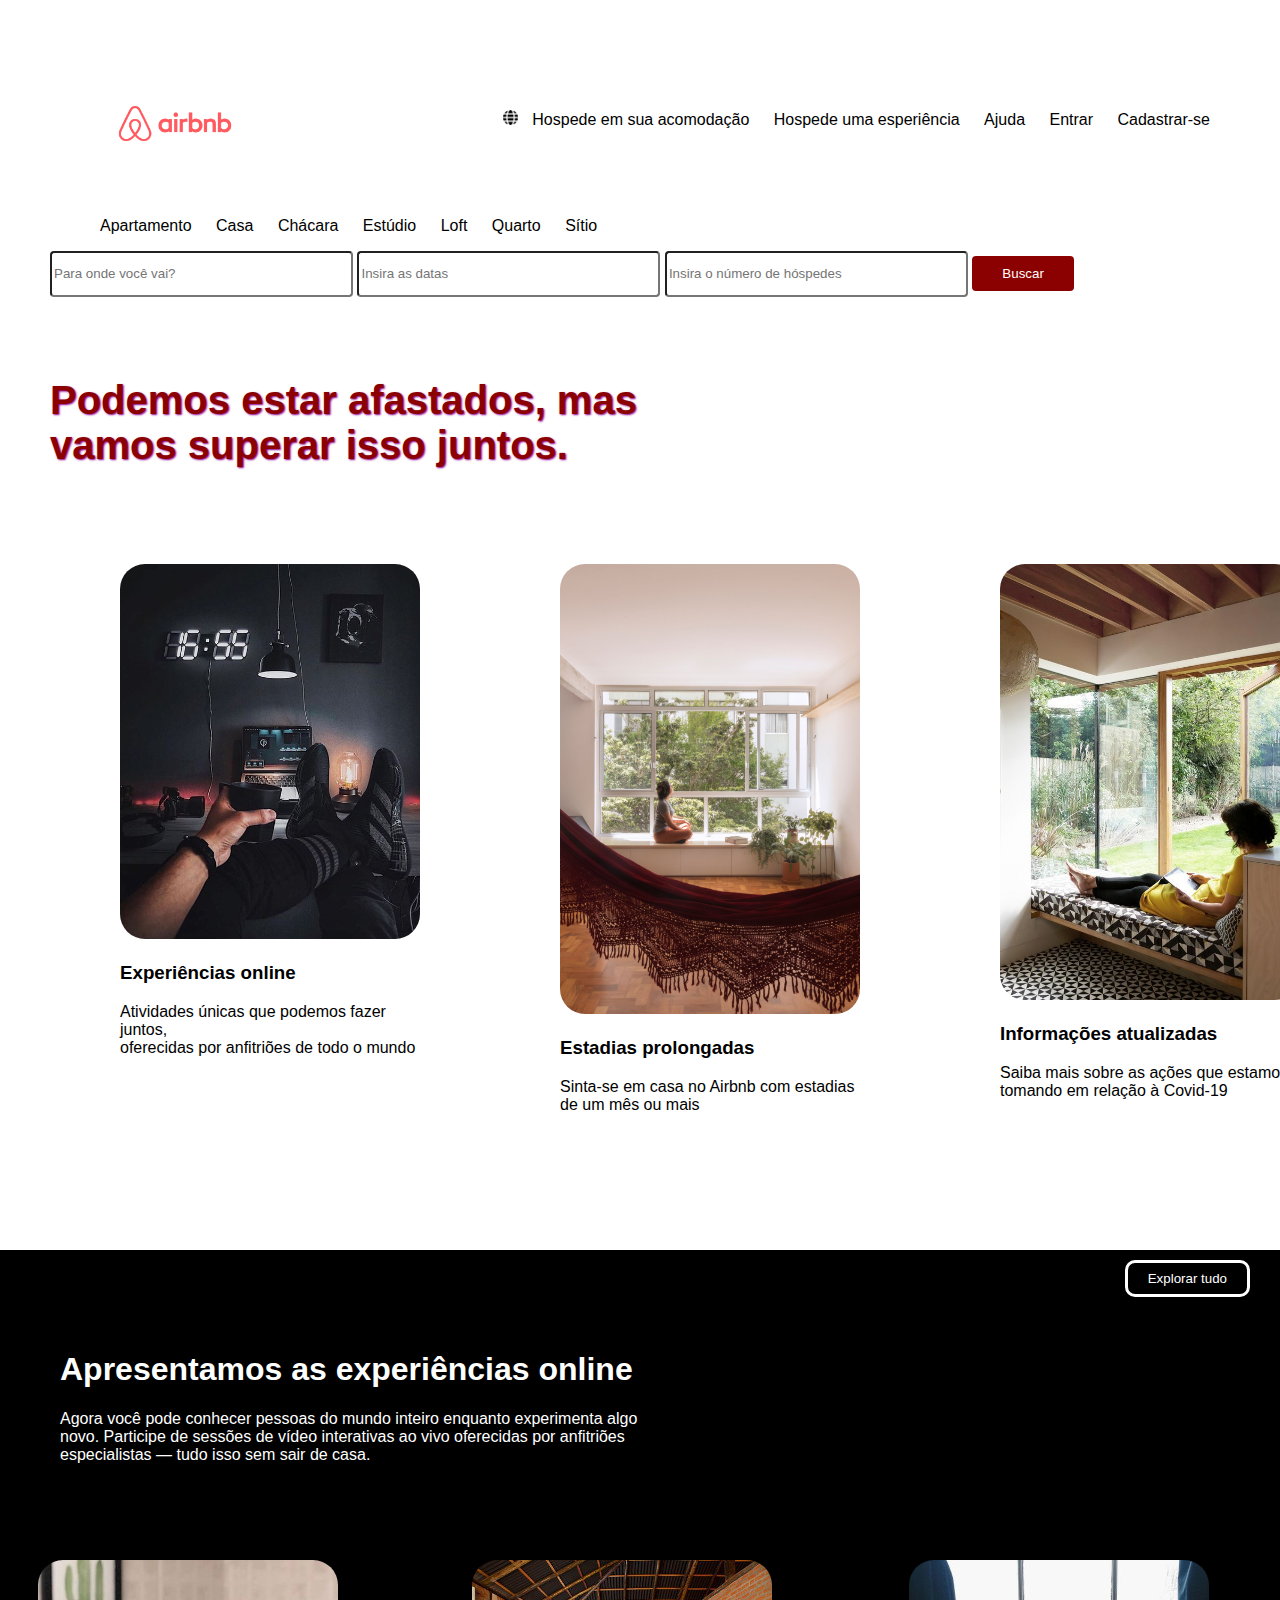
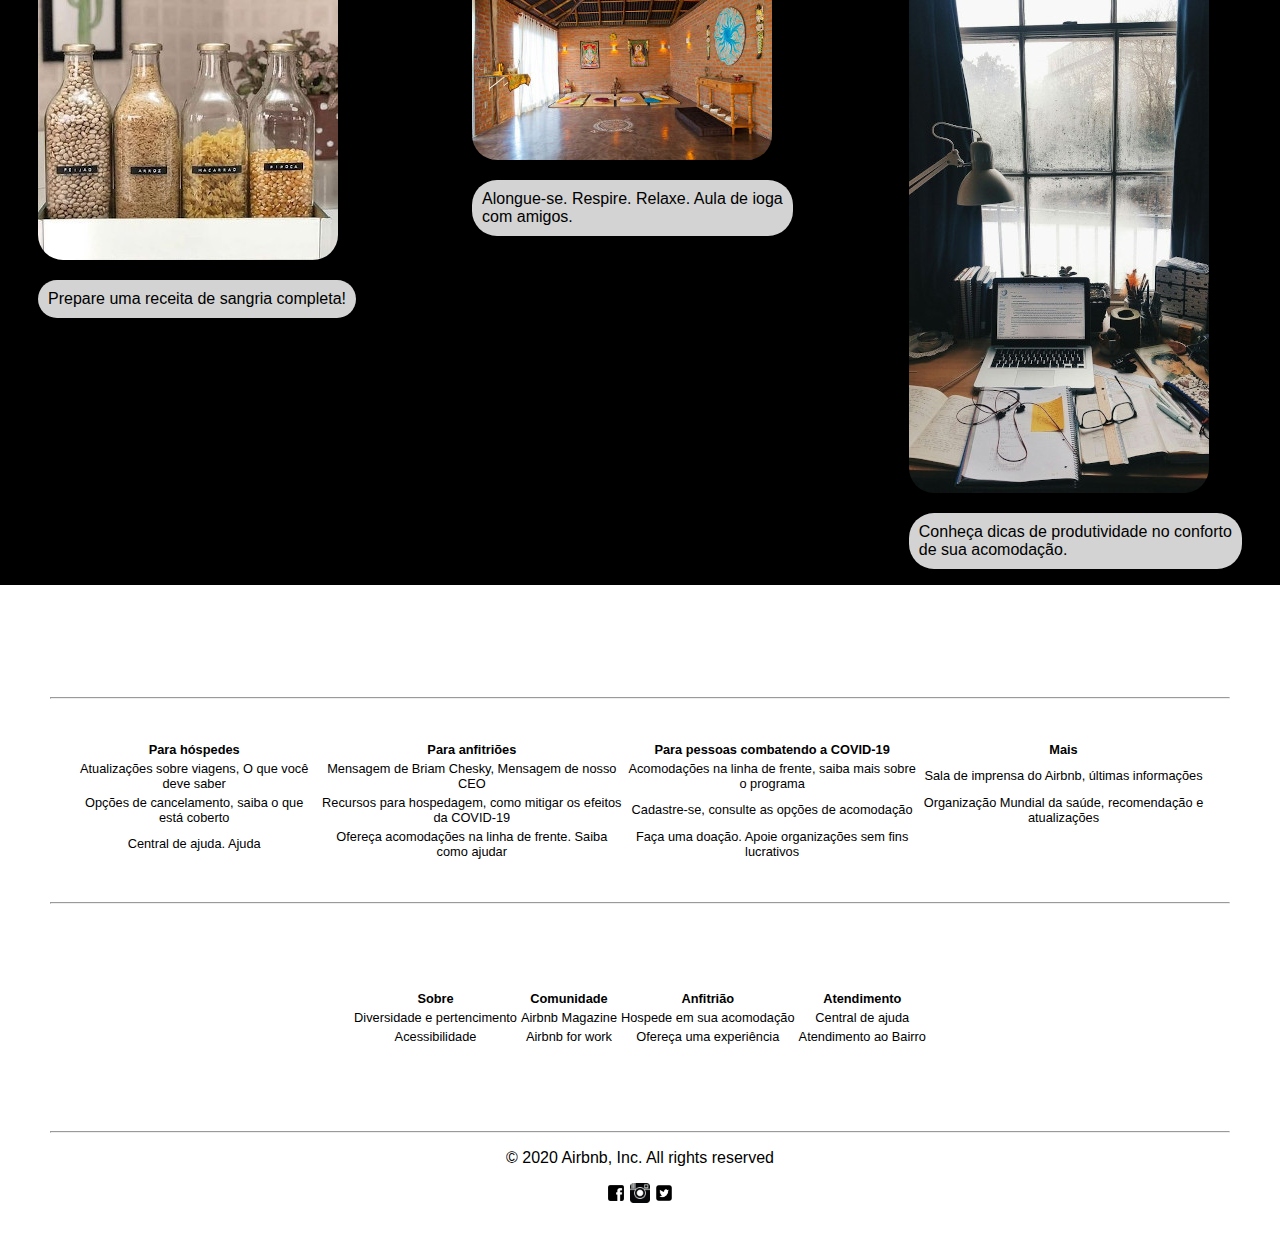
<file: index.html>
<!DOCTYPE html>
<html>

<head lang="PT-BR">

  <meta charset="UTF-8">
  <link rel="stylesheet" type="text/css" href="estilo.css">

<title>Aluguéis e acomodações - Airbnb</title>

</head>

<body>

  <div id="menu-principal">

    <div>
      <a href="index.html">
     <img src="imagens/icones-logos/logo.png" id="logo">
      </a>
    </div>

    <div id="menu-superior">

      <img src="imagens/icones-logos/globo.png" id="globo">
      <a href=""><span>Hospede em sua acomodação</span></a>
      <a href=""><span>Hospede uma esperiência</span></a>
      <a href=""><span>Ajuda</span></a>
      <a href=""><span>Entrar</span></a>
      <a href=""><span>Cadastrar-se</span></a>

    </div>

   <div id="menu-links">
    <ul>

     <a href="apartamento.html"> <li>Apartamento</li> </a>
     <a href="casa.html"> <li>Casa</li> </a>
     <a href="chacara.html"> <li>Chácara</li> </a>
     <a href="estudio.html"> <li>Estúdio</li> </a>
     <a href="loft.html"> <li>Loft</li> </a>
     <a href="quarto.html"> <li>Quarto</li> </a>
     <a href="sitio.html"> <li>Sítio</li> </a>

    </ul>
  </div>

  <div id="menu-botoes">
    <form>
      <input type="text" name="" placeholder="Para onde você vai?" class="endereco-hosp">
      <input type="text" name="" placeholder="Insira as datas" class="endereco-hosp">
      <input type="text" name="" placeholder="Insira o número de hóspedes" class="endereco-hosp">
      <input type="button" value="Buscar" id="buscar">
    </form>

  </div>


  </div>

  <br><br><br>





  <!---Termino do menu principal-->

  <div id="conteudo-principal">

    <h1 id="titulo">Podemos estar afastados, mas<br> vamos superar isso juntos.</h1>


    <div id="conteudo-1">


      <!-- IMAGENS HOME 1 -->

      <div class="imagens-home">
        <img src="imagens/home/experiencia-online.jpg" class="img-home-sup">
        <h3>Experiências online</h3>
        <a href=""><p>Atividades únicas  que podemos fazer juntos,<br/> oferecidas por anfitriões de todo o mundo</p></a>
      </div>

      <div class="imagens-home">
        <img src="imagens/home/estadia-prolongada.jpg" class="img-home-sup">
        <h3>Estadias prolongadas</h3>
        <a href=""><p>Sinta-se em casa no Airbnb com estadias de um mês ou mais</p></a>
      </div>

      <div class="imagens-home">
        <img src="imagens/home/informacoes-atualizadas.jpg" class="img-home-sup">
        <h3>Informações atualizadas</h3>
        <a href=""><p> Saiba mais sobre as ações que estamos tomando em relação à Covid-19</p></a>
      </div>

    </div>

    <div id="segunda-parte">

      <div id="apresentacao-exp">
        <h1>Apresentamos as experiências online</h1>
        <p>Agora você pode conhecer pessoas do mundo inteiro enquanto experimenta algo<br> novo. Participe de sessões de vídeo interativas ao vivo oferecidas por anfitriões<br> especialistas — tudo isso sem sair de casa.</p>

        <input type="button" value="Explorar tudo" id="explorar">
      </div>

      <div id="conteudo-2">
        

        
        <!--Imagens Home 2-->

        

          <div class="imagens-home-2">
            <img src="imagens/home/receita.jpg" class="img-home-inf">
            <a href=""><p>Prepare uma receita de sangria completa!</p></a>
          </div>

          <div class="imagens-home-2">
            <img src="imagens/home/meditar.jpg" class="img-home-inf">
            <a href=""><p>Alongue-se. Respire. Relaxe. Aula de ioga<br> com amigos.</p></a>
          </div>

          

          <div class="imagens-home-2">
            <img src="imagens/home/produtividade.jpg" class="img-home-inf">
            <a href=""><p>Conheça dicas de produtividade no conforto<br> de sua acomodação.</p></a>
          </div>
    </div>
      
      


    </div>
    
  </div>

  <!--Termino do conteudo principal-->

  <div id="rodape">
    <div id="rodape-sub1"></div>
      <div id="rodape-sub2"></div>
  </div>

  <br><br><br>

  <hr>

    <div id="rodape">

      <div id="r1">

        <table>
          <tr>
            <th>Para hóspedes</th><th>Para anfitriões</th><th>Para pessoas combatendo a COVID-19</th><th>Mais</th>

          </tr>
          <tr>
            <td><a href="">Atualizações sobre viagens, O que você deve saber</a></td><td><a href="">Mensagem de Briam Chesky, Mensagem de nosso CEO</a></td><td><a href="">Acomodações na linha de frente, saiba mais sobre o programa</a></td><td><a href="">Sala de imprensa do Airbnb, últimas informações</a></td>
          </tr>
          <tr>
            <td><a href="">Opções de cancelamento, saiba o que está coberto</a></td><td><a href="">Recursos para hospedagem, como mitigar os efeitos da COVID-19</a></td><td><a href="">Cadastre-se, consulte as opções de acomodação</a></td><td><a href="">Organização Mundial da saúde, recomendação e atualizações</a></td>
          </tr>
          <tr>
            <td><a href="">Central de ajuda. Ajuda</a></td><td><a href="">Ofereça acomodações na linha de frente. Saiba como ajudar</a></td><td><a href="">Faça uma doação. Apoie organizações sem fins lucrativos</a></td>
          </tr>


        </table>

      </div>

      <hr>

      <div id="r2">

        <br><br>

        <table id="table=inf">
          <tr>
            <th>Sobre</th><th>Comunidade</th><th>Anfitrião</th><th>Atendimento</th>

          </tr>
          <tr>
            <td><a href="">Diversidade e pertencimento</a></td><td><a href="">Airbnb Magazine</a></td><td><a href="">Hospede em sua acomodação</a></td><td><a href="">Central de ajuda</a></td>
          </tr>
          <tr>
            <td><a href="">Acessibilidade</a></td><td><a href="">Airbnb for work</a></td><td><a href="">Ofereça uma experiência</a></td><td><a href="">Atendimento ao Bairro</a></td>
          </tr>


        </table>

        <br><br>
        <hr>

      </div>

      <div id="direito-redes">
        <p>&copy; 2020 Airbnb, Inc. All rights reserved</p>
        <a href=""><img src="imagens/icones-logos/facebook.png" class="rodape-img"></a>
        <a href=""><img src="imagens/icones-logos/instagram.png" class="rodape-img"></a>
        <a href=""><img src="imagens/icones-logos/twitter.png" class="rodape-img"></a>
      </div>

    </div>

  


</body>




</html>
</file>
<file: estilo.css>
/** Logos e ícones **/

#logo {
    width: 150px;
    margin: 50px;
    
}

#globo {
    width: 15px;

}

/** Divisões do menu **/



#menu-superior {
    position: absolute;
    top: 60px;
    right: 10px;
    
}

#menu-links {
    display: inline;

}

#menu-principal {
    position: relative;

}



/** Divisões do conteúdo **/

#conteudo-principal {
    font-size: 1em;

}

#conteudo-1 {
    display: flex;
    justify-content: space-between;


}

#conteudo-2 {
    justify-content: space-between;
    display: flex;
    color: white;
    background: black;

}

#propriedades {
    display: flex;
    flex-wrap: wrap;
    

}

.property-type > img {
    width: 400px;
    margin: 50px;
    border: 1px solid grey;
    box-shadow: grey 1px 1px 3px;
    border-radius: 2px;
    


}

.property-type p {
    text-align: center;
    color: white;
    
}

.property-type {
    background-color: black;
    margin-bottom: 50px;
}

#titulo-hosp {
    color: darkred;
    text-shadow:  darkmagenta 1px 1px 2px;
}


/**botões**/

.comprar {
    background-color: darkred;
    border: none;
    padding: 10px 30px;
    color: white;
    border-radius: 4px;

}

#explorar {
    position: absolute;
    right: 50px;
    top: 10px;
    padding: 8px 20px;
    color: white;
    border: solid white;
    background-color: black;
    border-radius: 10px;

    


}

#buscar {
    background-color: darkred;
    border: none;
    padding: 10px 30px;
    color: white;
    border-radius: 4px;

}

/**Fim botões**/

#apresentacao-exp {
    position: relative;
    color: white;
    background: black;
    padding: 80px;
    

}

#segunda-parte {
    background: black;
    margin: 50px -70px;
}

/** Imagens da Home **/

.imagens-home {
    width: 350px;
    padding: 70px;

}

.imagens-home-2 {
    margin: 0px auto;

}

.imagens-home-2 p {
    background: lightgrey;
    margin-top: none;
    border-radius: 25px;
    padding: 10px;
    

}

.img-home-sup {
    width: 10%;
    border-radius: 25px;

}

h3 + p {
    font-size: 0.8em;
    text-align: left;
}

.imagens-home img {
    width: 300px;
}

.imagens-home h3 p {
    display: inline;
    
    
}


.img-home-inf {
    margin-bottom: none;
    border-radius: 25px;
    
}



/** Término da imagens da Home **/

li {
    display: inline;
    margin: 10px;

}

a {
    text-decoration: none;
    color: black;

}

body {
    font: Monospace;
    font-size: 1em;
}

span {
    margin: 10px;
}

body {
    font-family: 'Nunito Sans', sans-serif;
    margin: 50px;
    

}

#titulo {
    color:darkred;
    font-size: 2.5em;
    text-shadow:  darkmagenta 1px 1px 2px;
}

table {
    text-align: center;
    font-size: 0.8em;
    margin: 20px auto;
    padding: 20px;
    
}



.rodape-img {
    width: 20px;
}

#direito-redes {
    text-align: center;
}

.endereco-hosp {
    width: 25%;
    height: 40px;
    border-radius: 4px;
    
}

/** EFEITOS DE HOVER **/

a:hover {
    color: grey;
}

#explorar:hover {
    background-color: grey;
}

#buscar:hover {
    background-color: red;
}
</file>
